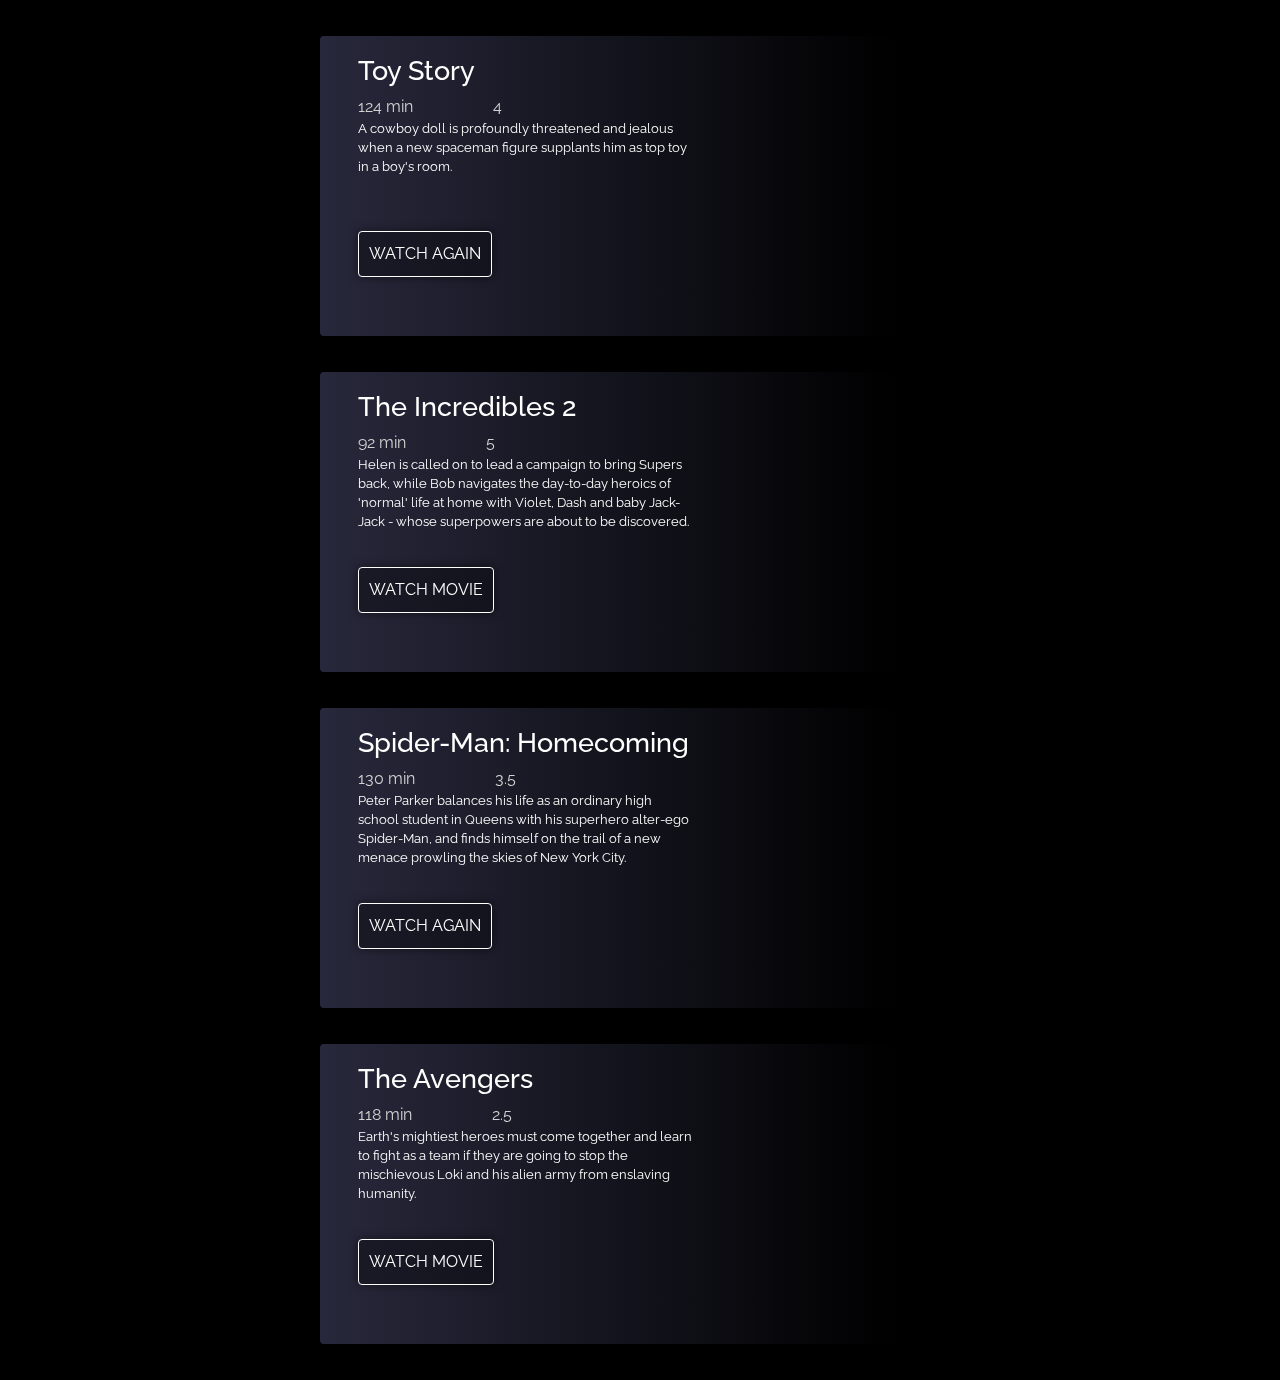
<file: assets/news/news.html>
<!DOCTYPE html>
<html lang="fr">
<head>
    <meta charset="UTF-8">
    <meta name="viewport" content="width=device-width, initial-scale=1.0">
    <link href="https://cdn.jsdelivr.net/npm/bootstrap@5.3.3/dist/css/bootstrap.min.css" rel="stylesheet" integrity="sha384-QWTKZyjpPEjISv5WaRU9OFeRpok6YctnYmDr5pNlyT2bRjXh0JMhjY6hW+ALEwIH" crossorigin="anonymous">
    <link rel="stylesheet" href="news.css">
    <link rel="stylesheet" href="https://use.fontawesome.com/releases/v5.1.0/css/all.css" integrity="sha384-lKuwvrZot6UHsBSfcMvOkWwlCMgc0TaWr+30HWe3a4ltaBwTZhyTEggF5tJv8tbt" crossorigin="anonymous">
    <title>Actualitée</title>
</head>
<body>


<script src="news.js"></script>
<script src="https://cdn.jsdelivr.net/npm/bootstrap@5.3.3/dist/js/bootstrap.bundle.min.js" integrity="sha384-YvpcrYf0tY3lHB60NNkmXc5s9fDVZLESaAA55NDzOxhy9GkcIdslK1eN7N6jIeHz" crossorigin="anonymous"></script>
<script async src="https://ga.jspm.io/npm:es-module-shims@1.6.3/dist/es-module-shims.js" crossorigin="anonymous"></script>

</body>
</html>
</file>
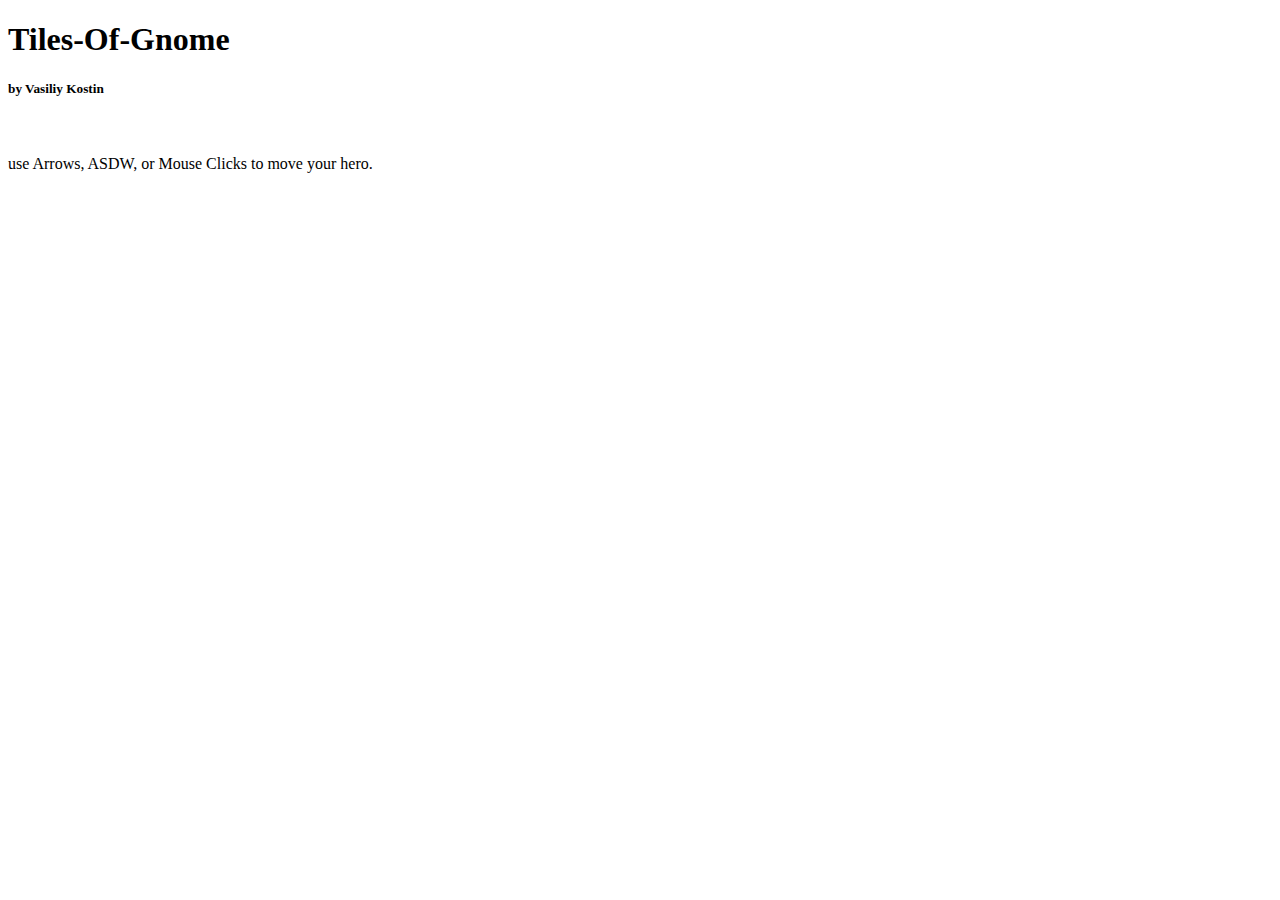
<file: assets/Games/Gnome/gnome.html>
<!DOCTYPE html>
<html lang="en">
<head>
    <meta charset="UTF-8">
    <meta name="viewport" content="width=device-width, initial-scale=1.0">
    <title>Document</title>
</head>
<body>
    <h1>Tiles-Of-Gnome</h1>
<h5 class='sub-title'>by Vasiliy Kostin</h5>
	<div class="centred">
		<div id="dungeon-container"></div>
		<div id="ui-container"></div>
    <br>
    <br>
    <span class="ui-label">use Arrows, ASDW, or Mouse Clicks to move your hero.</span>
	</div>
</body>
</html>
</file>
<file: assets/news/news.css>
@import url('https://fonts.googleapis.com/css?family=Raleway:100,400');
body {
  font-family: 'Raleway', sans-serif;
  font-weight: thin;
  background: black;
}
body:after{
  content: "";
  display: block;
  position: fixed;
  top: 0;
  left: 0;
  margin: 0;
  z-index: -1;
  width: 200%;
  height: 200%;
  background: url('https://i.pinimg.com/736x/f1/2e/2a/f12e2a1c7e8393322f71358a79139436--jedi-sith-episode-vii.jpg');
  background-size: contain;
  background-position: 600px -200px;
  
  filter: blur(30px);
}
.movie-card {
  position: relative;
  box-sizing: border-box;
  width: 50%;
  max-width: 800px;
  height: 300px;
  background-position: center;
  background-size: cover;
  margin: 4vh auto;
  border-radius: 4px;
  box-shadow: 2px 3px 12px rgba(0, 0, 0, .4);
  color: white;
  padding: 2vh 3%;
}
.movie-card:after{
  content: "";
  display: block;
  position: absolute;
  top: 0;
  left: 0;
  width: 100%;
  height: 100%;
  border-radius: 4px;
  background: linear-gradient(to right, rgba(40,40,60,1) 0%,rgba(40,0,60,0) 90%);
  background-blend-mode: multiply;
  will-change: transform;
  z-index: 0;
}
i {
  font-size: .7em;
  color: #ff5b84;
}
h1 {
  font-size: 170%;
  position: relative;
  z-index: 10;
}
span {
  display: inline-block;
  position: relative;
  z-index: 10;
  margin-right: 80px;
  color: rgb(210, 210, 210);
}
.watch {
  display: block;
  border: 1px solid white;
  border-radius: 4px;
  position: relative;
  z-index: 10;
  color: white;
  padding: 10px;
  text-align: center;
  background: rgba(0, 0, 0, .3);
  margin: 20px 0px;
  outline: none;
  box-shadow: 0 0 10px rgba(0,0,0,.5);
  transition: all .2s;
}
button:hover {
  background: rgba(255, 255, 255, .8);
  color: black;
  box-shadow: 0 0 10px rgba(255,255,255,.5);
  mix-blend-mode: screen;
}
button:active {
  transform: translateY(2px);
}
p {
  position: relative;
  z-index: 10;
  font-size: .8em;
  width: 60%;
  height: 35%;
}

@media (max-width: 768px) {
  body {
/*     background: none; */
  }
  .movie-card {
    width: 75%;
    height: 200px;
  }
  h1 {
  font-size: 120%;
  }
  p {
    display: none;
/*     overflow: hidden;
    width: 100%;
    height: 30%; */
  }
  .watch {
    margin: 5% auto;
  }
}
@media (max-width: 500px) {
  .movie-card {
    width: 100%;
  }
}
</file>
